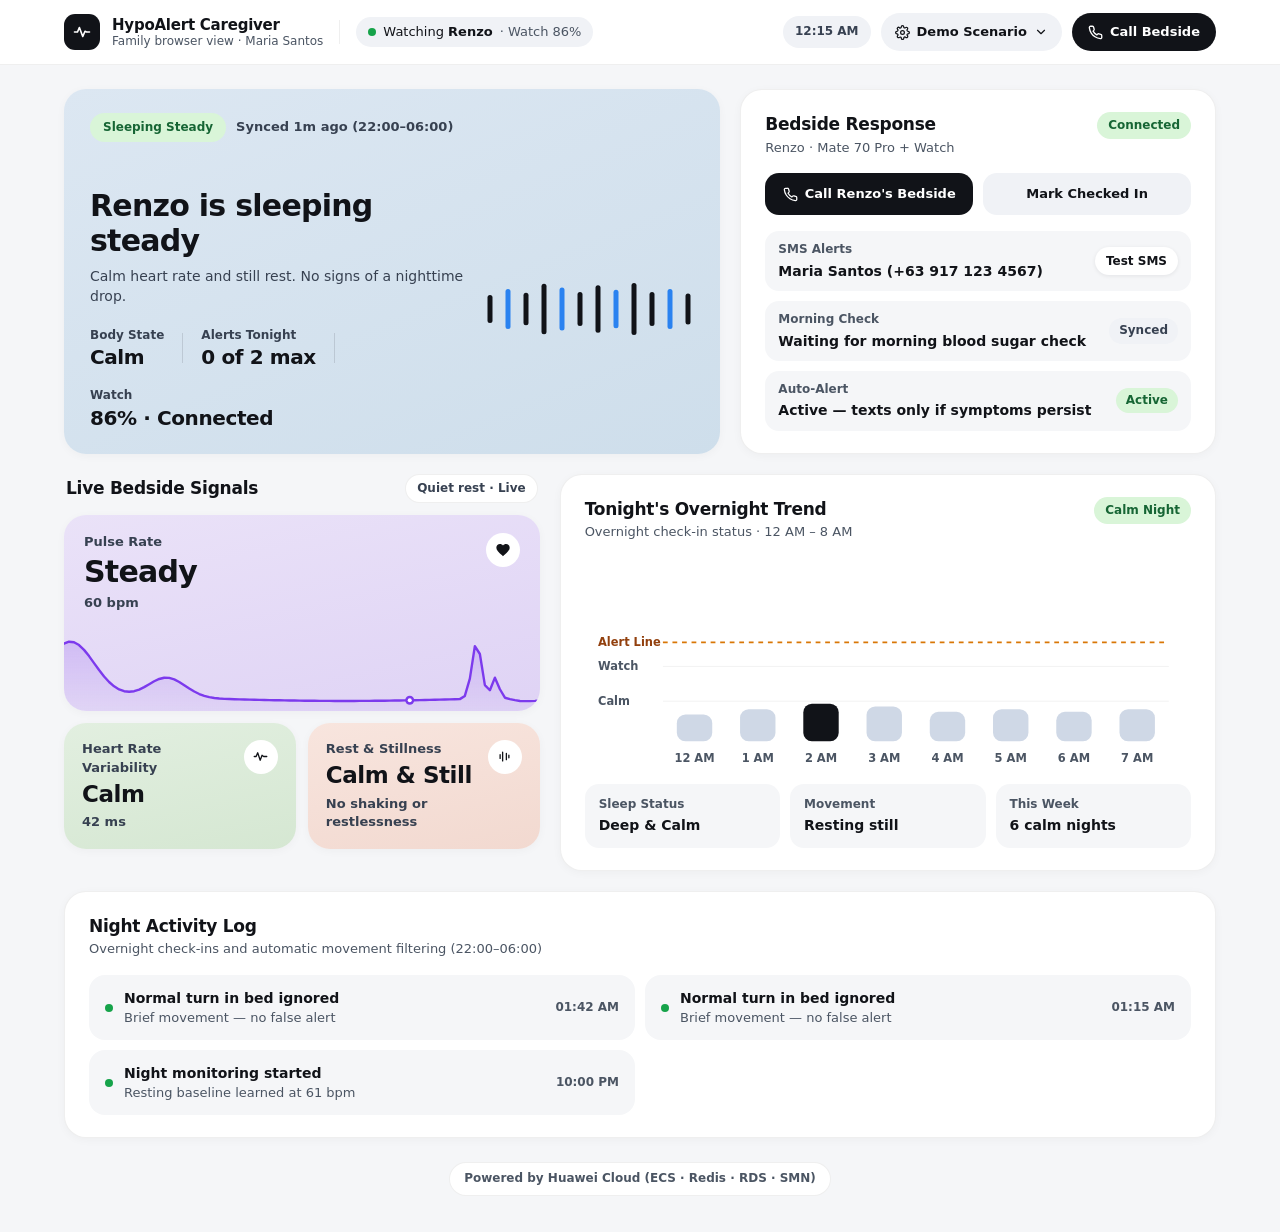
<file: caregiver-web/index.html>
<!DOCTYPE html>
<html lang="en">
<head>
  <meta charset="UTF-8" />
  <meta name="viewport" content="width=device-width, initial-scale=1.0" />
  <title>HypoAlert · Caregiver Night Monitor</title>
  <link rel="icon" type="image/svg+xml" href="data:image/svg+xml,%3Csvg xmlns='http://www.w3.org/2000/svg' viewBox='0 0 32 32'%3E%3Crect width='32' height='32' rx='8' fill='%23111318'/%3E%3Cpath d='M4 16h5l3-7 5 14 4-9 3 2h4' fill='none' stroke='%23ffffff' stroke-width='2.6' stroke-linecap='round' stroke-linejoin='round'/%3E%3C/svg%3E" />
  <link rel="stylesheet" href="styles.css" />
  <script defer src="tcnn-bundle.js"></script>
  <script defer src="app.js"></script>
</head>
<body>
  <!-- Simulated Huawei Cloud SMN SMS Toast (appears on sustained surge or SMS test) -->
  <div id="sms-toast" class="sms-toast" role="status" aria-live="polite" hidden>
    <div class="sms-toast-icon" aria-hidden="true">
      <svg width="16" height="16" viewBox="0 0 24 24" fill="none" stroke="currentColor" stroke-width="2.1" stroke-linecap="round" stroke-linejoin="round">
        <path d="M21 15a2 2 0 0 1-2 2H7l-4 4V5a2 2 0 0 1 2-2h14a2 2 0 0 1 2 2z" />
      </svg>
    </div>
    <div class="sms-toast-copy">
      <div class="sms-toast-title">SMS to Maria Santos (+63 917 123 4567)</div>
      <div id="sms-toast-body" class="sms-toast-body">HypoAlert: Renzo needs a bedside check. Fast pulse &amp; trembling continued.</div>
    </div>
    <button id="sms-toast-close" class="toast-close-btn" type="button" aria-label="Dismiss SMS alert">
      <svg width="16" height="16" viewBox="0 0 24 24" fill="none" stroke="currentColor" stroke-width="2.1" stroke-linecap="round" stroke-linejoin="round" aria-hidden="true">
        <path d="M18 6 6 18M6 6l12 12" />
      </svg>
    </button>
  </div>

  <!-- Top Web Navigation Bar -->
  <header class="web-navbar">
    <div class="nav-inner">
      <div class="nav-brand-group">
        <div class="brand-mark" aria-hidden="true">
          <svg width="18" height="18" viewBox="0 0 24 24" fill="none" stroke="currentColor" stroke-width="2.2" stroke-linecap="round" stroke-linejoin="round">
            <path d="M2 12h4l2.5-6 4.5 12 3-7 2 1h4" />
          </svg>
        </div>
        <div class="brand-copy">
          <span class="brand-name">HypoAlert Caregiver</span>
          <span class="brand-sub">Family browser view · Maria Santos</span>
        </div>
        <div class="nav-divider" aria-hidden="true"></div>
        <div class="patient-chip">
          <span id="live-dot" class="dot dot-ok"></span>
          <span>Watching <strong>Renzo</strong></span>
          <span id="watch-link-label" class="chip-muted tnum">· Watch 86%</span>
        </div>
      </div>

      <div class="nav-actions">
        <span id="clock-pill" class="nav-time-pill tnum">02:15 AM</span>

        <div class="demo-anchor">
          <button id="btn-demo-menu" class="btn-nav-soft" type="button" aria-expanded="false" aria-controls="demo-popover">
            <svg width="15" height="15" viewBox="0 0 24 24" fill="none" stroke="currentColor" stroke-width="2" stroke-linecap="round" stroke-linejoin="round" aria-hidden="true">
              <circle cx="12" cy="12" r="3" />
              <path d="M19.4 15a1.65 1.65 0 0 0 .33 1.82l.06.06a2 2 0 1 1-2.83 2.83l-.06-.06a1.65 1.65 0 0 0-1.82-.33 1.65 1.65 0 0 0-1 1.51V21a2 2 0 0 1-4 0v-.09A1.65 1.65 0 0 0 9 19.4a1.65 1.65 0 0 0-1.82.33l-.06.06a2 2 0 1 1-2.83-2.83l.06-.06a1.65 1.65 0 0 0 .33-1.82 1.65 1.65 0 0 0-1.51-1H3a2 2 0 0 1 0-4h.09A1.65 1.65 0 0 0 4.6 9a1.65 1.65 0 0 0-.33-1.82l-.06-.06a2 2 0 1 1 2.83-2.83l.06.06a1.65 1.65 0 0 0 1.82.33H9a1.65 1.65 0 0 0 1-1.51V3a2 2 0 0 1 4 0v.09a1.65 1.65 0 0 0 1 1.51 1.65 1.65 0 0 0 1.82-.33l.06-.06a2 2 0 1 1 2.83 2.83l-.06.06a1.65 1.65 0 0 0-.33 1.82V9c.26.6.85 1 1.51 1H21a2 2 0 0 1 0 4h-.09c-.66 0-1.25.4-1.51 1z" />
            </svg>
            <span>Demo Scenario</span>
            <svg width="14" height="14" viewBox="0 0 24 24" fill="none" stroke="currentColor" stroke-width="2" stroke-linecap="round" stroke-linejoin="round" aria-hidden="true">
              <path d="m6 9 6 6 6-6" />
            </svg>
          </button>

          <!-- Clean Presenter Popover (Hidden until Demo Scenario is clicked) -->
          <div id="demo-popover" class="demo-popover" hidden>
            <div class="popover-section-label">Night Scenarios</div>
            <div class="preset-list">
              <button class="preset-btn is-selected" data-preset="calm" type="button">1 · Quiet Sleep</button>
              <button class="preset-btn" data-preset="motion" type="button">2 · Turn in Bed (No Alert)</button>
              <button class="preset-btn" data-preset="baseline" type="button">3 · Learning Night Baseline</button>
              <button class="preset-btn" data-preset="warning" type="button">4 · Early Restless Shift</button>
              <button class="preset-btn is-danger" data-preset="surge" type="button">5 · Sustained Surge + SMS Alert</button>
              <button class="preset-btn" data-preset="replay" type="button">6 · Replay c2s02_7 (Phase 3 1D-CNN)</button>
            </div>

            <div class="popover-section-label">Simulation Options</div>
            <div class="sim-controls-row">
              <button id="btn-sim-body" class="sim-pill-btn" type="button">Pattern: Typical</button>
              <button id="btn-sim-link" class="sim-pill-btn" type="button">Phone Link: On</button>
              <button id="btn-sim-phase" class="sim-pill-btn" type="button">Model: Phase 1</button>
              <button id="btn-reset-night" class="sim-pill-btn" type="button">Reset Night (0/2)</button>
            </div>

            <div class="popover-section-label">Simulate Morning Sugar Check</div>
            <div class="sim-prick-row">
              <button id="btn-sim-low" class="sim-prick-btn is-low tnum" type="button">54 mg/dL (Low)</button>
              <button id="btn-sim-fine" class="sim-prick-btn is-fine tnum" type="button">108 mg/dL (Normal)</button>
            </div>
          </div>
        </div>

        <button id="btn-nav-call" class="btn-nav-primary" type="button">
          <svg width="15" height="15" viewBox="0 0 24 24" fill="none" stroke="currentColor" stroke-width="2.1" stroke-linecap="round" stroke-linejoin="round" aria-hidden="true">
            <path d="M22 16.92v3a2 2 0 0 1-2.18 2 19.79 19.79 0 0 1-8.63-3.07 19.5 19.5 0 0 1-6-6 19.79 19.79 0 0 1-3.07-8.67A2 2 0 0 1 4.11 2h3a2 2 0 0 1 2 1.72 12.84 12.84 0 0 0 .7 2.81 2 2 0 0 1-.45 2.11L8.09 9.91a16 16 0 0 0 6 6l1.27-1.27a2 2 0 0 1 2.11-.45 12.84 12.84 0 0 0 2.81.7A2 2 0 0 1 22 16.92z" />
          </svg>
          <span>Call Bedside</span>
        </button>
      </div>
    </div>
  </header>

  <main class="web-shell">
    <!-- Offline Sync Notice (only when phone bridge pauses) -->
    <div id="offline-banner" class="offline-banner" hidden>
      <svg width="16" height="16" viewBox="0 0 24 24" fill="none" stroke="currentColor" stroke-width="2" stroke-linecap="round" stroke-linejoin="round" aria-hidden="true">
        <rect x="7" y="2" width="10" height="20" rx="2" />
        <path d="M12 18h.01" />
      </svg>
      <span>Phone connection is paused. Showing the last synced update — Renzo's watch still buzzes beside the bed if needed.</span>
    </div>

    <!-- Row 1: Primary Caregiver Hero + Bedside Response -->
    <section class="web-row row-top" aria-label="Current Night Status and Bedside Response">
      <article id="hero-card" class="hero-card">
        <div class="hero-header-row">
          <div class="hero-status-group">
            <span id="hero-pill" class="status-pill state-ok">Sleeping Steady</span>
            <span id="hero-sync-tag" class="hero-meta-tag tnum">Synced 1m ago (22:00–06:00)</span>
          </div>
        </div>

        <div class="hero-body">
          <div class="hero-text-col">
            <h1 id="hero-headline" class="hero-headline">Renzo is sleeping steady</h1>
            <p id="hero-explanation" class="hero-explanation">Calm heart rate and still rest. No signs of a nighttime drop.</p>

            <div class="hero-metrics-inline">
              <div class="hero-stat">
                <span class="stat-label">Body State</span>
                <div class="stat-value-wrap">
                  <span id="hero-body-state" class="stat-value-sm">Calm</span>
                </div>
              </div>
              <div class="hero-stat-sep" aria-hidden="true"></div>
              <div class="hero-stat">
                <span class="stat-label">Alerts Tonight</span>
                <div class="stat-value-wrap tnum">
                  <span id="hero-alerts-val" class="stat-value-sm">0 of 2 max</span>
                </div>
              </div>
              <div class="hero-stat-sep" aria-hidden="true"></div>
              <div class="hero-stat">
                <span class="stat-label">Watch</span>
                <div class="stat-value-wrap tnum">
                  <span id="hero-watch-val" class="stat-value-sm">86% · Connected</span>
                </div>
              </div>
            </div>
          </div>

          <div class="hero-visual-col">
            <canvas id="hero-bars-canvas" width="210" height="88" aria-label="Calm overnight rhythm indicator"></canvas>
          </div>
        </div>

        <div id="baseline-wrap" class="baseline-bar-card" hidden>
          <div class="baseline-top">
            <span>Learning tonight's calm resting baseline</span>
            <span id="baseline-count" class="tnum">55 of 75 min</span>
          </div>
          <div class="baseline-track">
            <div id="baseline-fill" class="baseline-fill"></div>
          </div>
        </div>

        <div id="hero-crisis-bar" class="hero-crisis-bar" hidden>
          <button id="btn-im-with-renzo" class="btn-crisis-white" type="button">I'm With Renzo — Clear Alert</button>
          <button id="btn-hero-call" class="btn-crisis-ghost" type="button">Call Renzo's Bedside</button>
        </div>
      </article>

      <!-- Right: Bedside Response Card -->
      <aside class="panel-card bedside-panel" aria-label="Bedside Response">
        <div class="panel-head">
          <div>
            <h2>Bedside Response</h2>
            <p class="panel-sub">Renzo · Mate 70 Pro + Watch</p>
          </div>
          <span id="cloud-sync-pill" class="soft-chip ok-chip">Connected</span>
        </div>

        <div class="action-pair">
          <button id="btn-call-bedside" class="btn-solid-dark" type="button">
            <svg width="15" height="15" viewBox="0 0 24 24" fill="none" stroke="currentColor" stroke-width="2" stroke-linecap="round" stroke-linejoin="round" aria-hidden="true">
              <path d="M22 16.92v3a2 2 0 0 1-2.18 2 19.79 19.79 0 0 1-8.63-3.07 19.5 19.5 0 0 1-6-6 19.79 19.79 0 0 1-3.07-8.67A2 2 0 0 1 4.11 2h3a2 2 0 0 1 2 1.72 12.84 12.84 0 0 0 .7 2.81 2 2 0 0 1-.45 2.11L8.09 9.91a16 16 0 0 0 6 6l1.27-1.27a2 2 0 0 1 2.11-.45 12.84 12.84 0 0 0 2.81.7A2 2 0 0 1 22 16.92z" />
            </svg>
            <span>Call Renzo's Bedside</span>
          </button>
          <button id="btn-check-in" class="btn-soft-neutral" type="button">Mark Checked In</button>
        </div>

        <div class="info-stack">
          <div class="info-row">
            <div class="info-row-left">
              <span class="info-k">SMS Alerts</span>
              <span class="info-v tnum">Maria Santos (+63 917 123 4567)</span>
            </div>
            <button id="btn-preview-sms" class="mini-link-btn" type="button">Test SMS</button>
          </div>

          <div class="info-row">
            <div class="info-row-left">
              <span class="info-k">Morning Check</span>
              <span id="prick-sync-text" class="info-v">Waiting for morning blood sugar check</span>
            </div>
            <span id="prick-sync-badge" class="mini-tag">Synced</span>
          </div>

          <div class="info-row">
            <div class="info-row-left">
              <span class="info-k">Auto-Alert</span>
              <span id="smn-channel-status" class="info-v">Active — texts only if symptoms persist</span>
            </div>
            <span id="smn-state-tag" class="mini-tag ok-tag">Active</span>
          </div>
        </div>
      </aside>
    </section>

    <!-- Row 2: Live Bedside Signals (Plain Interpretation First) + Overnight Trend -->
    <section class="web-row row-middle" aria-label="Live Bedside Signals and Overnight Trend">
      <div class="signals-column">
        <div class="col-heading">
          <h2>Live Bedside Signals</h2>
          <span id="route-caption" class="caption-pill">Quiet rest · Live</span>
        </div>

        <div class="signals-bento">
          <article class="bento-lavender">
            <div class="bento-top">
              <div>
                <span class="bento-title">Pulse Rate</span>
                <div id="hr-interp" class="bento-interp-lg">Steady</div>
                <div id="hr-val-row" class="bento-sub-strong tnum">60 bpm</div>
              </div>
              <div class="bento-icon" aria-hidden="true">
                <svg width="16" height="16" viewBox="0 0 24 24" fill="currentColor">
                  <path d="M12 21.35l-1.45-1.32C5.4 15.36 2 12.28 2 8.5 2 5.42 4.42 3 7.5 3c1.74 0 3.41.81 4.5 2.09C13.09 3.81 14.76 3 16.5 3 19.58 3 22 5.42 22 8.5c0 3.78-3.4 6.86-8.55 11.54L12 21.35z" />
                </svg>
              </div>
            </div>
            <canvas id="ppg-canvas" class="ppg-canvas" aria-label="Live pulse rhythm"></canvas>
          </article>

          <div class="bento-pair">
            <article class="bento-sage">
              <div class="bento-top">
                <div>
                  <span class="bento-title">Heart Rate Variability</span>
                  <div id="hrv-interp" class="bento-interp-md">Calm</div>
                  <div id="hrv-val-row" class="bento-sub-strong tnum">40 ms</div>
                </div>
                <div class="bento-icon" aria-hidden="true">
                  <svg width="15" height="15" viewBox="0 0 24 24" fill="none" stroke="currentColor" stroke-width="2.1" stroke-linecap="round" stroke-linejoin="round">
                    <path d="M2 12h3l2.5-6 4 12 3-8 2.5 2H22" />
                  </svg>
                </div>
              </div>
            </article>

            <article class="bento-peach">
              <div class="bento-top">
                <div>
                  <span class="bento-title">Rest &amp; Stillness</span>
                  <div id="tremor-interp" class="bento-interp-md">Calm &amp; Still</div>
                  <div id="tremor-sub" class="bento-sub-strong">No shaking or restlessness</div>
                </div>
                <div class="bento-icon" aria-hidden="true">
                  <svg width="15" height="15" viewBox="0 0 24 24" fill="none" stroke="currentColor" stroke-width="2.1" stroke-linecap="round" stroke-linejoin="round">
                    <path d="M5 9v6M9 5v14M15 7v10M19 10v4" />
                  </svg>
                </div>
              </div>
            </article>
          </div>
        </div>
      </div>

      <!-- Right: Overnight Check-In Trend + 3 Plain Tiles -->
      <article class="panel-card chart-panel">
        <div class="panel-head">
          <div>
            <h2>Tonight's Overnight Trend</h2>
            <p class="panel-sub tnum">Overnight check-in status · 12 AM – 8 AM</p>
          </div>
          <span id="chart-status-chip" class="soft-chip ok-chip">Calm Night</span>
        </div>

        <div class="svg-chart-wrap">
          <svg id="overnight-svg" class="overnight-svg" viewBox="0 0 620 220" role="img" aria-label="Overnight sleep check-in status from 12am to 8am"></svg>
          <div id="chart-tooltip" class="chart-tooltip tnum" hidden></div>
        </div>

        <div class="summary-bar">
          <div class="summary-metric">
            <span class="summary-k">Sleep Status</span>
            <span id="sum-sleep" class="summary-v">Deep &amp; Calm</span>
          </div>
          <div class="summary-metric">
            <span class="summary-k">Movement</span>
            <span id="sum-movement" class="summary-v">Resting still</span>
          </div>
          <div class="summary-metric">
            <span class="summary-k">This Week</span>
            <span id="sum-week" class="summary-v tnum">6 calm nights</span>
          </div>
        </div>
      </article>
    </section>

    <!-- Row 3: Clean Plain-English Night Activity Log -->
    <section class="panel-card timeline-panel" aria-label="Night Activity Log">
      <div class="panel-head">
        <div>
          <h2>Night Activity Log</h2>
          <p class="panel-sub">Overnight check-ins and automatic movement filtering (22:00–06:00)</p>
        </div>
      </div>

      <ul id="event-list" class="web-timeline"></ul>
    </section>

    <!-- Single Quiet Footer Attribution for Huawei Cloud -->
    <footer class="cloud-footer">
      <span class="cloud-footer-pill">Powered by Huawei Cloud (ECS · Redis · RDS · SMN)</span>
    </footer>
  </main>
</body>
</html>
</file>
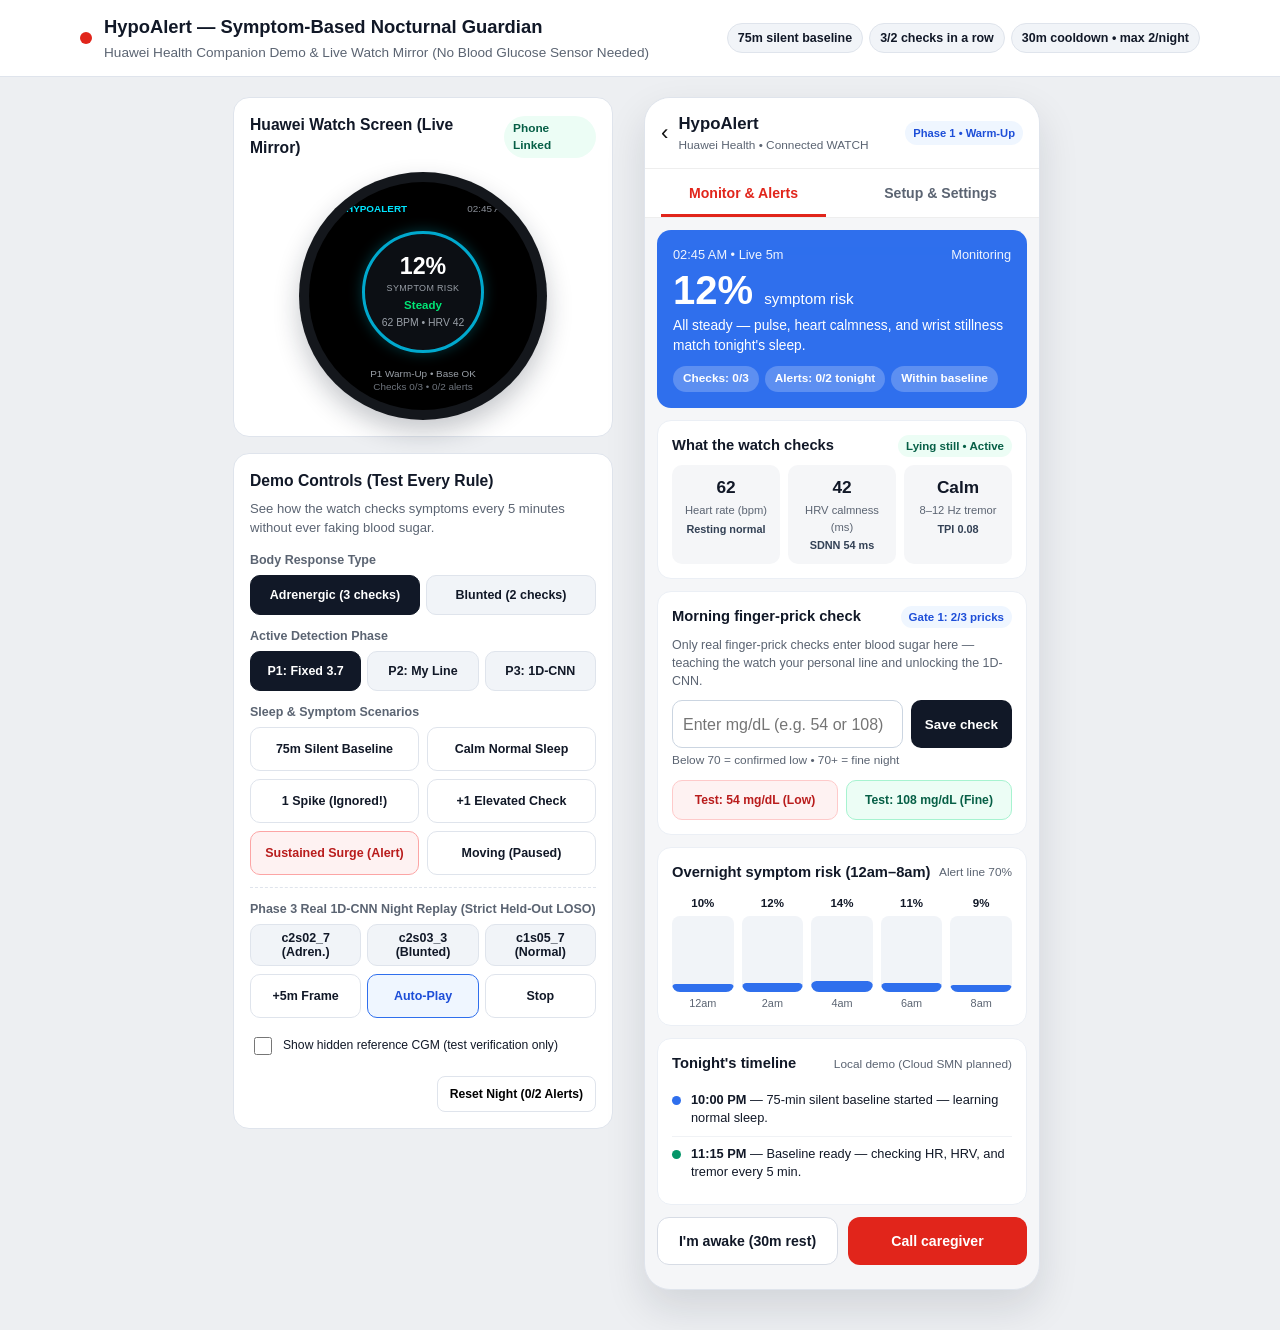
<file: health-companion-demo/index.html>
<!DOCTYPE html>
<html lang="en">
<head>
  <meta charset="utf-8">
  <meta name="viewport" content="width=device-width, initial-scale=1">
  <title>HypoAlert — Huawei Health Companion &amp; Watch Demo</title>
  <link rel="stylesheet" href="styles.css">
</head>
<body>
  <a class="skip-link visually-hidden" href="#main-demo">Skip to Huawei Health demo</a>

  <header class="top-banner">
    <div class="top-banner-inner">
      <div class="brand-block">
        <span class="brand-dot" aria-hidden="true"></span>
        <div>
          <h1>HypoAlert — Symptom-Based Nocturnal Guardian</h1>
          <p class="subtitle">Huawei Health Companion Demo &amp; Live Watch Mirror (No Blood Glucose Sensor Needed)</p>
        </div>
      </div>
      <div class="safety-pills" aria-label="Core safety rules">
        <span class="safety-pill">75m silent baseline</span>
        <span class="safety-pill">3/2 checks in a row</span>
        <span class="safety-pill">30m cooldown • max 2/night</span>
      </div>
    </div>
  </header>

  <main id="main-demo" class="workspace">
    <!-- Left Column: Demo Controls & Live Circular Watch Mirror -->
    <aside class="demo-column" aria-label="Interactive scenario controls and watch preview">
      <section class="panel-card" aria-labelledby="watch-mirror-heading">
        <div class="panel-head">
          <h2 id="watch-mirror-heading">Huawei Watch Screen (Live Mirror)</h2>
          <span id="watch-link-pill" class="mini-pill ok">Phone Linked</span>
        </div>

        <div class="watch-bezel" aria-live="polite" aria-atomic="true">
          <div id="watch-screen" class="watch-screen">
            <div class="watch-topbar">
              <span class="watch-brand"><span class="watch-dot" aria-hidden="true"></span>HYPOALERT</span>
              <span id="watch-clock" class="watch-clock">02:45 AM</span>
            </div>

            <div id="watch-ring" class="watch-ring state-steady">
              <div class="watch-dial">
                <div id="watch-hero-value" class="watch-hero">12%</div>
                <div id="watch-hero-unit" class="watch-unit">SYMPTOM RISK</div>
                <div id="watch-hero-state" class="watch-state">Steady</div>
                <div id="watch-hero-vitals" class="watch-subvitals">62 BPM • Calm</div>
              </div>
            </div>

            <div class="watch-footer-lines">
              <div id="watch-line-1" class="watch-line-1">P1 Warm-Up • Base OK</div>
              <div id="watch-line-2" class="watch-line-2">Checks 0/3 • 0/2 alerts</div>
            </div>

            <div id="watch-alert-overlay" class="watch-alert-overlay" hidden>
              <div id="watch-alert-title" class="wa-title">POSSIBLE LOW</div>
              <div id="watch-alert-risk" class="wa-risk">84% RISK</div>
              <div id="watch-alert-reason" class="wa-reason">Fast pulse &amp; wrist tremor</div>
              <div class="wa-box">
                <div id="watch-alert-sms">SMS sent to caregiver (1/2 tonight)</div>
                <div>Check blood sugar &amp; log on phone</div>
              </div>
              <div id="watch-alert-vitals" class="wa-vitals">98 BPM • HRV 16ms</div>
              <button type="button" id="watch-awake-btn" class="wa-awake-btn">I'M AWAKE</button>
              <div class="wa-hint">Pauses 30m • Silences buzz</div>
            </div>
          </div>
        </div>
      </section>

      <section class="panel-card" aria-labelledby="sim-controls-heading">
        <h2 id="sim-controls-heading">Demo Controls (Test Every Rule)</h2>
        <p class="panel-hint">See how the watch checks symptoms every 5 minutes without ever faking blood sugar.</p>

        <div class="control-group">
          <span class="control-label">Body Response Type</span>
          <div class="seg-row" role="group" aria-label="Body response type">
            <button type="button" id="btn-type-adr" class="seg-btn active" aria-pressed="true">Adrenergic (3 checks)</button>
            <button type="button" id="btn-type-brady" class="seg-btn" aria-pressed="false">Blunted (2 checks)</button>
          </div>
        </div>

        <div class="control-group">
          <span class="control-label">Active Detection Phase</span>
          <div class="seg-row" role="group" aria-label="Detection phase">
            <button type="button" id="btn-phase-1" class="seg-btn active" aria-pressed="true">P1: Fixed 3.7</button>
            <button type="button" id="btn-phase-2" class="seg-btn" aria-pressed="false">P2: My Line</button>
            <button type="button" id="btn-phase-3" class="seg-btn" aria-pressed="false">P3: 1D-CNN</button>
          </div>
        </div>

        <div class="control-group">
          <span class="control-label">Sleep &amp; Symptom Scenarios</span>
          <div class="scenario-grid">
            <button type="button" id="sc-baseline" class="sc-btn">75m Silent Baseline</button>
            <button type="button" id="sc-steady" class="sc-btn">Calm Normal Sleep</button>
            <button type="button" id="sc-spike" class="sc-btn">1 Spike (Ignored!)</button>
            <button type="button" id="sc-step" class="sc-btn">+1 Elevated Check</button>
            <button type="button" id="sc-surge" class="sc-btn sc-danger">Sustained Surge (Alert)</button>
            <button type="button" id="sc-moving" class="sc-btn">Moving (Paused)</button>
          </div>
        </div>

        <div class="control-group replay-group">
          <span class="control-label">Phase 3 Real 1D-CNN Night Replay (Strict Held-Out LOSO)</span>
          <div class="seg-row" role="group" aria-label="Real held-out patient night">
            <button type="button" id="rp-c2s02" class="seg-btn" aria-pressed="false">c2s02_7 (Adren.)</button>
            <button type="button" id="rp-c2s03" class="seg-btn" aria-pressed="false">c2s03_3 (Blunted)</button>
            <button type="button" id="rp-c1s05" class="seg-btn" aria-pressed="false">c1s05_7 (Normal)</button>
          </div>
          <div class="replay-actions">
            <button type="button" id="rp-step" class="sc-btn">+5m Frame</button>
            <button type="button" id="rp-play" class="sc-btn sc-accent">Auto-Play</button>
            <button type="button" id="rp-stop" class="sc-btn">Stop</button>
          </div>
          <label class="replay-cgm-toggle" for="rp-show-cgm">
            <input id="rp-show-cgm" type="checkbox">
            <span>Show hidden reference CGM (test verification only)</span>
          </label>
        </div>

        <div class="control-footer">
          <button type="button" id="sc-reset-night" class="btn-outline-sm">Reset Night (0/2 Alerts)</button>
        </div>
      </section>
    </aside>

    <!-- Right Column: Huawei Health Companion Phone Interface (Evolved from HyGly/phone-mock) -->
    <section class="phone-column" aria-label="Huawei Health companion interface">
      <div class="phone-shell">
        <header class="phone-nav">
          <div class="phone-nav-left">
            <span class="nav-chevron" aria-hidden="true">‹</span>
            <div>
              <div class="nav-title">HypoAlert</div>
              <div id="nav-watch-sub" class="nav-sub">Huawei Health • Connected WATCH</div>
            </div>
          </div>
          <span id="nav-phase-chip" class="phase-chip">Phase 1 • Warm-Up</span>
        </header>

        <div role="tablist" aria-label="Huawei Health HypoAlert sections" class="hh-tablist">
          <button type="button" role="tab" id="tab-monitor" aria-selected="true" class="hh-tab">
            Monitor &amp; Alerts
          </button>
          <button type="button" role="tab" id="tab-settings" aria-selected="false" class="hh-tab">
            Setup &amp; Settings
          </button>
        </div>

        <div id="status-announcer" class="visually-hidden" aria-live="polite"></div>

        <!-- TAB 1: Monitor & Alert Detail (evolved from HyGly/phone-mock/alert-detail.html) -->
        <div role="tabpanel" id="panel-monitor" aria-labelledby="tab-monitor" class="hh-tabpanel">
          <div class="panel-inner">
            <!-- Hero Status Card -->
            <div id="hh-hero-card" class="alert-card state-steady">
              <div class="alert-top">
                <span id="hh-live-time">02:45 AM • Live 5m</span>
                <span id="hh-sms-badge">Monitoring</span>
              </div>
              <div class="alert-value">
                <span id="hh-risk-val">12%</span>
                <small id="hh-risk-unit">symptom risk</small>
              </div>
              <div id="hh-hero-msg" class="alert-msg">All steady — heart rate, HRV, and stillness match tonight's sleep.</div>
              <div class="alert-row">
                <span class="pill" id="hh-streak-pill">Checks: 0/3</span>
                <span class="pill" id="hh-cap-pill">Alerts: 0/2 tonight</span>
                <span class="pill" id="hh-reason-pill">Within baseline</span>
              </div>
            </div>

            <!-- Phase 3 Live 1D-CNN Telemetry & Optional Replay Verification Box -->
            <div id="hh-tcnn-box" class="tcnn-telemetry-box" hidden>
              <div class="tcnn-box-head">
                <strong>DualHead 1D-CNN (498 params • L=12 / 60m)</strong>
                <span id="hh-tcnn-slots" class="badge-pill info">12/12 slots</span>
              </div>
              <div class="tcnn-metrics">
                <div><span>Raw Logit</span><b id="hh-tcnn-raw">—</b></div>
                <div><span>Calibrated EMA</span><b id="hh-tcnn-ema">—</b></div>
                <div><span>97% Cutoff</span><b id="hh-tcnn-thr">—</b></div>
                <div><span>PyTorch Match</span><b id="hh-tcnn-diff">Cohort live</b></div>
              </div>
              <div id="hh-replay-cgm-row" class="tcnn-cgm-ref" hidden>
                Hidden Reference CGM (Test Only): <strong id="hh-replay-cgm">—</strong>
              </div>
            </div>

            <div id="hh-alert-banner" class="crisis-callout" role="alert" hidden>
              <strong>Possible low symptoms sustained!</strong> Tap "I'm awake" to silence the watch for 30 minutes, then log a finger-prick check.
            </div>

            <!-- Live Vitals (4 Core Signals + Motion Gate, Zero Skin Temp, Zero Fake Glucose) -->
            <div class="card">
              <div class="card-header-row">
                <h3>What the watch checks</h3>
                <span id="hh-motion-badge" class="badge-pill ok">Lying still • Active</span>
              </div>
              <div class="vitals-grid">
                <div class="metric">
                  <b id="hh-hr-val">62</b>
                  <span class="metric-name">Heart rate (bpm)</span>
                  <span id="hh-hr-sub" class="metric-sub">Resting normal</span>
                </div>
                <div class="metric">
                  <b id="hh-hrv-val">42</b>
                  <span class="metric-name">HRV calmness (ms)</span>
                  <span id="hh-hrv-sub" class="metric-sub">SDNN 54 ms</span>
                </div>
                <div class="metric">
                  <b id="hh-tremor-val">Calm</b>
                  <span class="metric-name">8–12 Hz tremor</span>
                  <span id="hh-tremor-sub" class="metric-sub">TPI 0.08</span>
                </div>
              </div>
            </div>

            <!-- Morning / Buzz Finger-Prick Check-In (Real BGM Ground Truth) -->
            <div class="card" id="prick-card">
              <div class="card-header-row">
                <h3 id="prick-heading">Morning finger-prick check</h3>
                <span id="prick-gate-badge" class="badge-pill info">Gate 1: 2/3 pricks</span>
              </div>
              <p id="prick-desc" class="card-desc">
                Only real finger-prick checks enter blood sugar here — teaching the watch your personal line and unlocking the 1D-CNN.
              </p>

              <form id="prick-form" novalidate>
                <div class="prick-row">
                  <div class="field-wrap">
                    <label for="prick-input" class="sr-label">Finger-prick blood sugar (mg/dL)</label>
                    <input
                      id="prick-input"
                      name="finger_prick_mgdl"
                      type="text"
                      inputmode="numeric"
                      pattern="[0-9]{2,3}"
                      placeholder="Enter mg/dL (e.g. 54 or 108)"
                      aria-describedby="prick-hint prick-error"
                    >
                  </div>
                  <button type="submit" class="btn-inline">Save check</button>
                </div>
                <div id="prick-hint" class="field-hint">Below 70 = confirmed low • 70+ = fine night</div>
                <div id="prick-error" class="field-error" role="status" aria-live="polite" hidden></div>
              </form>

              <div class="quick-prick-row">
                <button type="button" id="quick-prick-low" class="btn-chip-low">Test: 54 mg/dL (Low)</button>
                <button type="button" id="quick-prick-fine" class="btn-chip-ok">Test: 108 mg/dL (Fine)</button>
              </div>
            </div>

            <!-- Overnight Symptom Risk Bars -->
            <div class="card">
              <div class="card-header-row">
                <h3>Overnight symptom risk (12am–8am)</h3>
                <span class="card-meta">Alert line 70%</span>
              </div>
              <div id="overnight-bars" class="bars-row" aria-label="Overnight symptom risk bars"></div>
            </div>

            <!-- Alert & Check-In History -->
            <div class="card">
              <div class="card-header-row">
                <h3>Tonight's timeline</h3>
                <span class="card-meta">Local demo (Cloud SMN planned)</span>
              </div>
              <ul class="timeline" id="hh-history-list"></ul>
            </div>

            <div class="btn-row">
              <button type="button" id="hh-awake-btn" class="btn btn-ghost">I'm awake (30m rest)</button>
              <button type="button" id="hh-call-btn" class="btn btn-primary">Call caregiver</button>
            </div>
          </div>
        </div>

        <!-- TAB 2: Setup & Alert Settings (evolved from HyGly/phone-mock/settings.html) -->
        <div role="tabpanel" id="panel-settings" aria-labelledby="tab-settings" class="hh-tabpanel" hidden>
          <div class="panel-inner">
            <form id="settings-form" novalidate>
              <div class="card">
                <h3>One-time profile setup</h3>
                <p class="card-desc">Entered before Night 1 so the watch knows which symptom pattern to look for.</p>

                <div class="form-row">
                  <label for="set-age">Age (years)</label>
                  <input id="set-age" name="age" type="text" inputmode="numeric" value="26">
                </div>
                <div class="form-row">
                  <label for="set-t1d">Years with Type 1 diabetes</label>
                  <input id="set-t1d" name="t1d_years" type="text" inputmode="numeric" value="8">
                </div>

                <fieldset class="radio-fieldset">
                  <legend>Body response type</legend>
                  <label class="radio-option">
                    <input type="radio" name="phenotype" value="ADRENERGIC" checked>
                    <span>
                      <strong>Adrenergic</strong>
                      <small>Fast heart rate + shaking. Requires 3 high checks in a row (~15 min).</small>
                    </span>
                  </label>
                  <label class="radio-option">
                    <input type="radio" name="phenotype" value="BRADYCARDIC">
                    <span>
                      <strong>Bradycardic / blunted</strong>
                      <small>Quieter heart response + HRV drop. Requires 2 high checks in a row (~10 min).</small>
                    </span>
                  </label>
                </fieldset>
              </div>

              <div class="card">
                <h3>Phase 1–3 learning progress</h3>
                <p class="card-desc">Safety rules stay constant; the score behind them upgrades as your checks prove accuracy.</p>
                <div class="gate-item">
                  <div class="gate-top">
                    <span>Phase 2: Personal cutoff line</span>
                    <strong id="gate1-label">2 / 3 buzz pricks</strong>
                  </div>
                  <progress id="gate1-bar" max="3" value="2"></progress>
                </div>
                <div class="gate-item">
                  <div class="gate-top">
                    <span>Phase 3: 60-min 1D-CNN (498 params)</span>
                    <strong id="gate2-label">0 / 1 low • 6 / 10 fine</strong>
                  </div>
                  <progress id="gate2-bar" max="11" value="6"></progress>
                </div>
                <div class="phase-note" id="active-cutoff-note">
                  Active cutoff: Fixed formula score &ge; 3.7 (Phase 1 Warm-Up)
                </div>
              </div>

              <div class="card">
                <h3>Caregiver &amp; alerts</h3>
                <p class="card-desc">Max 2 alerts per night with 30-minute cooldown. Huawei Cloud SMN connects in Phase 2 of deployment.</p>
                <div class="form-row">
                  <label for="set-caregiver-name">Caregiver name</label>
                  <input id="set-caregiver-name" name="caregiver_name" type="text" value="Maria Santos">
                </div>
                <div class="form-row">
                  <label for="set-caregiver-phone">Caregiver phone</label>
                  <input id="set-caregiver-phone" name="caregiver_phone" type="tel" autocomplete="tel" value="+63 917 123 4567">
                </div>
                <div class="form-row">
                  <label for="set-sms-switch">Text caregiver on alert</label>
                  <input id="set-sms-switch" type="checkbox" switch checked>
                </div>
                <div class="form-row">
                  <label for="set-autocall-switch">Auto-call on sustained alert</label>
                  <input id="set-autocall-switch" type="checkbox" switch checked>
                </div>
                <div class="form-row">
                  <label for="set-night-switch">Night schedule (22:00–06:00)</label>
                  <input id="set-night-switch" type="checkbox" switch checked>
                </div>
                <div class="form-row">
                  <label for="set-vib-switch">Watch wrist vibration</label>
                  <input id="set-vib-switch" type="checkbox" switch checked>
                </div>
              </div>

              <button type="button" id="btn-test-sms" class="btn btn-ghost full-btn">Send test alert SMS (Demo)</button>
              <button type="submit" class="btn btn-primary full-btn">Save Huawei Health settings</button>
              <div id="settings-feedback" class="note" role="status" aria-live="polite">Mirrors Huawei Health • Health Alerts section</div>
            </form>
          </div>
        </div>
      </div>
    </section>
  </main>

  <script src="tcnn-bundle.js"></script>
  <script src="app.js"></script>
</body>
</html>
</file>
<file: caregiver-web/styles.css>
:root {
  --bg-page: #f5f6f8;
  --bg-card: #ffffff;
  --bg-inset: #f0f2f6;
  --bg-nav: rgba(255, 255, 255, 0.92);
  --bg-dock: #111318;
  --sky-top: #dce7f2;
  --sky-bot: #cedeeb;
  --lav-top: #eae2f8;
  --lav-bot: #dfd3f5;
  --sage-top: #e2efe0;
  --sage-bot: #d5e7d2;
  --peach-top: #f8e5de;
  --peach-bot: #f2d9d0;
  --ink: #111318;
  --ink-secondary: #374151;
  --ink-muted: #4b5563;
  --hairline: rgba(17, 19, 24, 0.065);
  --accent-blue: #2a82f0;
  --accent-blue-soft: #e6f0fe;
  --ok-bg: #d9f5d8;
  --ok-ink: #166534;
  --ok-dot: #16a34a;
  --warn-bg: #fef3c7;
  --warn-ink: #92400e;
  --warn-dot: #d97706;
  --crit-bg: #fee2e2;
  --crit-ink: #991b1b;
  --crit-solid: #dc2626;
  --radius-card: 22px;
  --shadow-card: 0 2px 10px rgba(17, 19, 24, 0.035);
}

*,
*::before,
*::after {
  box-sizing: border-box;
}

html,
body {
  margin: 0;
  padding: 0;
  background: var(--bg-page);
  color: var(--ink);
  font-family: -apple-system, BlinkMacSystemFont, "HarmonyOS Sans", "Segoe UI", system-ui, sans-serif;
  line-height: 1.45;
  -webkit-font-smoothing: antialiased;
}

.tnum {
  font-variant-numeric: tabular-nums;
}

button {
  font: inherit;
  border: 0;
  cursor: pointer;
  transition: background-color 0.16s ease, transform 0.12s ease, opacity 0.16s ease;
}

button:active {
  transform: scale(0.985);
}

button:focus-visible {
  outline: 2px solid var(--accent-blue);
  outline-offset: 2px;
}

/* SMN SMS Alert Notification */
.sms-toast {
  position: fixed;
  top: 76px;
  right: 24px;
  z-index: 70;
  width: min(440px, calc(100vw - 32px));
  display: flex;
  align-items: center;
  gap: 12px;
  padding: 13px 15px;
  background: var(--bg-dock);
  color: #ffffff;
  border-radius: 18px;
  box-shadow: 0 18px 42px rgba(17, 19, 24, 0.25);
}

.sms-toast[hidden] {
  display: none;
}

.sms-toast-icon {
  width: 34px;
  height: 34px;
  border-radius: 999px;
  background: var(--crit-solid);
  color: #ffffff;
  display: grid;
  place-items: center;
  flex-shrink: 0;
}

.sms-toast-copy {
  flex: 1;
  min-width: 0;
}

.sms-toast-title {
  font-size: 12px;
  font-weight: 700;
  color: #e5e7eb;
}

.sms-toast-body {
  margin-top: 2px;
  font-size: 13px;
  color: #ffffff;
  line-height: 1.35;
}

.toast-close-btn {
  width: 30px;
  height: 30px;
  border-radius: 999px;
  background: rgba(255, 255, 255, 0.14);
  color: #ffffff;
  display: grid;
  place-items: center;
  flex-shrink: 0;
}

/* Sticky Top Web Navigation Bar */
.web-navbar {
  position: sticky;
  top: 0;
  z-index: 40;
  background: var(--bg-nav);
  backdrop-filter: blur(12px);
  border-bottom: 1px solid var(--hairline);
}

.nav-inner {
  max-width: 1200px;
  margin: 0 auto;
  min-height: 64px;
  padding: 10px 24px;
  display: flex;
  align-items: center;
  justify-content: space-between;
  gap: 16px;
}

.nav-brand-group {
  display: flex;
  align-items: center;
  gap: 12px;
  min-width: 0;
}

.brand-mark {
  width: 36px;
  height: 36px;
  border-radius: 11px;
  background: var(--bg-dock);
  color: #ffffff;
  display: grid;
  place-items: center;
  flex-shrink: 0;
}

.brand-copy {
  display: flex;
  flex-direction: column;
}

.brand-name {
  font-size: 15px;
  font-weight: 700;
  letter-spacing: -0.015em;
  line-height: 1.2;
}

.brand-sub {
  font-size: 12px;
  color: var(--ink-muted);
  line-height: 1.2;
}

.nav-divider {
  width: 1px;
  height: 24px;
  background: var(--hairline);
  margin: 0 4px;
}

.patient-chip {
  display: inline-flex;
  align-items: center;
  gap: 7px;
  padding: 6px 12px;
  border-radius: 999px;
  background: var(--bg-inset);
  font-size: 13px;
  color: var(--ink);
  white-space: nowrap;
}

.chip-muted {
  color: var(--ink-muted);
}

.dot {
  width: 8px;
  height: 8px;
  border-radius: 999px;
  flex-shrink: 0;
}

.dot-ok {
  background: var(--ok-dot);
}

.dot-warn {
  background: var(--warn-dot);
}

.dot-crit {
  background: var(--crit-solid);
}

.nav-actions {
  display: flex;
  align-items: center;
  gap: 10px;
}

.nav-time-pill {
  padding: 7px 12px;
  border-radius: 999px;
  background: var(--bg-inset);
  color: var(--ink-secondary);
  font-size: 12px;
  font-weight: 600;
}

.demo-anchor {
  position: relative;
}

.btn-nav-soft {
  height: 38px;
  padding: 0 14px;
  border-radius: 999px;
  background: var(--bg-inset);
  color: var(--ink);
  font-size: 13px;
  font-weight: 600;
  display: inline-flex;
  align-items: center;
  gap: 7px;
}

.btn-nav-soft:hover {
  background: #e5e8ef;
}

.btn-nav-primary {
  height: 38px;
  padding: 0 16px;
  border-radius: 999px;
  background: var(--bg-dock);
  color: #ffffff;
  font-size: 13px;
  font-weight: 600;
  display: inline-flex;
  align-items: center;
  gap: 7px;
}

.btn-nav-primary:hover {
  background: #232833;
}

/* Presenter Scenario Popover */
.demo-popover {
  position: absolute;
  top: calc(100% + 10px);
  right: 0;
  width: 320px;
  padding: 16px;
  border-radius: 20px;
  background: var(--bg-card);
  border: 1px solid var(--hairline);
  box-shadow: 0 20px 48px rgba(17, 19, 24, 0.16);
  display: flex;
  flex-direction: column;
  gap: 12px;
  z-index: 60;
}

.demo-popover[hidden] {
  display: none;
}

.popover-section-label {
  font-size: 12px;
  font-weight: 700;
  color: var(--ink-muted);
}

.preset-list {
  display: flex;
  flex-direction: column;
  gap: 6px;
}

.preset-btn {
  height: 36px;
  padding: 0 12px;
  border-radius: 12px;
  background: var(--bg-inset);
  color: var(--ink);
  font-size: 13px;
  font-weight: 600;
  text-align: left;
}

.preset-btn:hover {
  background: #e4e8f0;
}

.preset-btn.is-selected {
  background: var(--bg-dock);
  color: #ffffff;
}

.preset-btn.is-danger {
  background: var(--crit-bg);
  color: var(--crit-ink);
}

.preset-btn.is-danger.is-selected {
  background: var(--crit-solid);
  color: #ffffff;
}

.sim-controls-row {
  display: grid;
  grid-template-columns: 1fr 1fr;
  gap: 8px;
}

.sim-pill-btn {
  height: 34px;
  padding: 0 10px;
  border-radius: 12px;
  background: var(--bg-inset);
  color: var(--ink);
  font-size: 12px;
  font-weight: 600;
}

.sim-prick-row {
  display: grid;
  grid-template-columns: 1fr 1fr;
  gap: 8px;
}

.sim-prick-btn {
  height: 34px;
  padding: 0 10px;
  border-radius: 12px;
  font-size: 12px;
  font-weight: 700;
}

.sim-prick-btn.is-low {
  background: var(--crit-bg);
  color: var(--crit-ink);
}

.sim-prick-btn.is-fine {
  background: var(--ok-bg);
  color: var(--ok-ink);
}

/* Main Web Workspace */
.web-shell {
  max-width: 1200px;
  margin: 0 auto;
  padding: 24px 24px 36px;
  display: flex;
  flex-direction: column;
  gap: 20px;
}

.offline-banner {
  display: flex;
  align-items: center;
  gap: 10px;
  padding: 12px 16px;
  border-radius: 16px;
  background: var(--warn-bg);
  color: var(--warn-ink);
  font-size: 13px;
  font-weight: 600;
}

.offline-banner[hidden] {
  display: none;
}

.web-row {
  display: grid;
  gap: 20px;
  align-items: stretch;
}

.row-top {
  grid-template-columns: minmax(0, 1.38fr) minmax(320px, 1fr);
}

.row-middle {
  grid-template-columns: minmax(320px, 1fr) minmax(0, 1.38fr);
}

/* Hero Status Card */
.hero-card {
  padding: 24px 26px;
  border-radius: var(--radius-card);
  background: linear-gradient(158deg, var(--sky-top), var(--sky-bot));
  box-shadow: var(--shadow-card);
  display: flex;
  flex-direction: column;
  justify-content: space-between;
  gap: 18px;
}

.hero-card.is-warning {
  background: linear-gradient(158deg, #fef3c7, #fde68a);
}

.hero-card.is-critical {
  background: linear-gradient(158deg, #dc2626, #b91c1c);
  color: #ffffff;
}

.hero-header-row {
  display: flex;
  align-items: center;
  justify-content: space-between;
  flex-wrap: wrap;
  gap: 10px;
}

.hero-status-group {
  display: flex;
  align-items: center;
  flex-wrap: wrap;
  gap: 10px;
}

.status-pill {
  padding: 6px 13px;
  border-radius: 999px;
  font-size: 12px;
  font-weight: 700;
}

.state-ok {
  background: var(--ok-bg);
  color: var(--ok-ink);
}

.state-warn {
  background: var(--warn-bg);
  color: var(--warn-ink);
}

.state-info {
  background: var(--accent-blue-soft);
  color: #1e40af;
}

.state-crit {
  background: rgba(255, 255, 255, 0.22);
  color: #ffffff;
}

.hero-meta-tag {
  font-size: 13px;
  font-weight: 600;
  color: var(--ink-secondary);
}

.hero-card.is-critical .hero-meta-tag {
  color: rgba(255, 255, 255, 0.92);
}

.hero-body {
  display: flex;
  align-items: center;
  justify-content: space-between;
  gap: 20px;
}

.hero-text-col {
  flex: 1;
  min-width: 0;
}

.hero-headline {
  margin: 0;
  font-size: 30px;
  font-weight: 700;
  letter-spacing: -0.025em;
  line-height: 1.15;
}

.hero-explanation {
  margin: 8px 0 0;
  font-size: 14px;
  color: var(--ink-secondary);
  max-width: 54ch;
}

.hero-card.is-critical .hero-explanation {
  color: rgba(255, 255, 255, 0.94);
}

.hero-metrics-inline {
  margin-top: 20px;
  display: flex;
  flex-wrap: wrap;
  align-items: center;
  gap: 18px;
}

.hero-stat {
  display: flex;
  flex-direction: column;
  gap: 2px;
}

.stat-label {
  font-size: 12px;
  font-weight: 600;
  color: var(--ink-secondary);
}

.hero-card.is-critical .stat-label {
  color: rgba(255, 255, 255, 0.86);
}

.stat-value-wrap {
  display: flex;
  align-items: baseline;
  gap: 5px;
}

.stat-value-sm {
  font-size: 20px;
  font-weight: 700;
  letter-spacing: -0.02em;
  line-height: 1.15;
}

.hero-stat-sep {
  width: 1px;
  height: 30px;
  background: rgba(17, 19, 24, 0.12);
}

.hero-card.is-critical .hero-stat-sep {
  background: rgba(255, 255, 255, 0.28);
}

.hero-visual-col {
  width: 210px;
  height: 92px;
  flex-shrink: 0;
  display: flex;
  align-items: center;
  justify-content: flex-end;
}

#hero-bars-canvas {
  width: 210px;
  height: 88px;
  display: block;
}

.baseline-bar-card {
  padding: 12px 14px;
  border-radius: 14px;
  background: rgba(255, 255, 255, 0.72);
}

.baseline-bar-card[hidden] {
  display: none;
}

.baseline-top {
  display: flex;
  justify-content: space-between;
  font-size: 12px;
  font-weight: 600;
  color: #1e40af;
  margin-bottom: 8px;
}

.baseline-track {
  height: 7px;
  border-radius: 999px;
  background: rgba(17, 19, 24, 0.08);
  overflow: hidden;
}

.baseline-fill {
  height: 100%;
  width: 73%;
  border-radius: 999px;
  background: var(--accent-blue);
}

.hero-crisis-bar {
  display: flex;
  flex-wrap: wrap;
  gap: 10px;
}

.hero-crisis-bar[hidden] {
  display: none;
}

.btn-crisis-white {
  height: 44px;
  padding: 0 20px;
  border-radius: 999px;
  background: #ffffff;
  color: var(--crit-solid);
  font-size: 14px;
  font-weight: 700;
}

.btn-crisis-ghost {
  height: 44px;
  padding: 0 18px;
  border-radius: 999px;
  background: rgba(255, 255, 255, 0.22);
  color: #ffffff;
  font-size: 14px;
  font-weight: 600;
}

/* White Editorial Web Cards */
.panel-card {
  padding: 22px 24px;
  border-radius: var(--radius-card);
  background: var(--bg-card);
  border: 1px solid var(--hairline);
  box-shadow: var(--shadow-card);
  display: flex;
  flex-direction: column;
  gap: 16px;
}

.panel-head {
  display: flex;
  align-items: flex-start;
  justify-content: space-between;
  gap: 12px;
}

.panel-head h2,
.col-heading h2 {
  margin: 0;
  font-size: 17px;
  font-weight: 700;
  letter-spacing: -0.015em;
}

.panel-sub {
  margin: 2px 0 0;
  font-size: 13px;
  color: var(--ink-muted);
}

.soft-chip {
  display: inline-flex;
  align-items: center;
  padding: 5px 11px;
  border-radius: 999px;
  background: var(--bg-inset);
  color: var(--ink-secondary);
  font-size: 12px;
  font-weight: 600;
  white-space: nowrap;
}

.ok-chip {
  background: var(--ok-bg);
  color: var(--ok-ink);
}

.warn-chip {
  background: var(--warn-bg);
  color: var(--warn-ink);
}

.crit-chip {
  background: var(--crit-bg);
  color: var(--crit-ink);
}

/* Bedside Response Right Panel */
.bedside-panel {
  justify-content: space-between;
}

.action-pair {
  display: grid;
  grid-template-columns: 1fr 1fr;
  gap: 10px;
}

.btn-solid-dark {
  height: 42px;
  padding: 0 14px;
  border-radius: 14px;
  background: var(--bg-dock);
  color: #ffffff;
  font-size: 13px;
  font-weight: 600;
  display: inline-flex;
  align-items: center;
  justify-content: center;
  gap: 7px;
}

.btn-solid-dark:hover {
  background: #232833;
}

.btn-soft-neutral {
  height: 42px;
  padding: 0 14px;
  border-radius: 14px;
  background: var(--bg-inset);
  color: var(--ink);
  font-size: 13px;
  font-weight: 600;
}

.btn-soft-neutral:hover {
  background: #e5e8ef;
}

.info-stack {
  display: flex;
  flex-direction: column;
  gap: 10px;
}

.info-row {
  display: flex;
  align-items: center;
  justify-content: space-between;
  gap: 12px;
  padding: 10px 13px;
  border-radius: 14px;
  background: var(--bg-page);
}

.info-row-left {
  display: flex;
  flex-direction: column;
  gap: 2px;
  min-width: 0;
}

.info-k {
  font-size: 12px;
  font-weight: 600;
  color: var(--ink-muted);
}

.info-v {
  font-size: 14px;
  font-weight: 600;
  color: var(--ink);
}

.mini-link-btn {
  height: 28px;
  padding: 0 11px;
  border-radius: 999px;
  background: var(--bg-card);
  color: var(--ink);
  font-size: 12px;
  font-weight: 600;
  box-shadow: 0 1px 4px rgba(17, 19, 24, 0.08);
  flex-shrink: 0;
}

.mini-tag {
  padding: 4px 10px;
  border-radius: 999px;
  background: var(--bg-inset);
  color: var(--ink-secondary);
  font-size: 12px;
  font-weight: 600;
  white-space: nowrap;
  flex-shrink: 0;
}

.ok-tag {
  background: var(--ok-bg);
  color: var(--ok-ink);
}

.crit-tag {
  background: var(--crit-bg);
  color: var(--crit-ink);
}

/* Pastel Signals Bento Column (Interpretation-First) */
.signals-column {
  display: flex;
  flex-direction: column;
  gap: 12px;
}

.col-heading {
  display: flex;
  align-items: center;
  justify-content: space-between;
  gap: 8px;
  padding: 0 2px;
}

.caption-pill {
  padding: 5px 11px;
  border-radius: 999px;
  background: var(--bg-card);
  border: 1px solid var(--hairline);
  font-size: 12px;
  font-weight: 600;
  color: var(--ink-secondary);
}

.signals-bento {
  display: flex;
  flex-direction: column;
  gap: 12px;
  flex: 1;
}

.bento-lavender {
  border-radius: var(--radius-card);
  background: linear-gradient(168deg, var(--lav-top), var(--lav-bot));
  box-shadow: var(--shadow-card);
  display: flex;
  flex-direction: column;
  justify-content: space-between;
  overflow: hidden;
  min-height: 196px;
}

.bento-lavender .bento-top {
  padding: 18px 20px 0;
}

.bento-pair {
  display: grid;
  grid-template-columns: 1fr 1fr;
  gap: 12px;
}

.bento-sage,
.bento-peach {
  border-radius: var(--radius-card);
  padding: 17px 18px;
  box-shadow: var(--shadow-card);
}

.bento-sage {
  background: linear-gradient(168deg, var(--sage-top), var(--sage-bot));
}

.bento-peach {
  background: linear-gradient(168deg, var(--peach-top), var(--peach-bot));
}

.bento-top {
  display: flex;
  align-items: flex-start;
  justify-content: space-between;
  gap: 10px;
}

.bento-title {
  display: block;
  font-size: 13px;
  font-weight: 600;
  color: var(--ink-secondary);
}

.bento-interp-lg {
  margin-top: 4px;
  font-size: 30px;
  font-weight: 700;
  letter-spacing: -0.025em;
  line-height: 1.08;
  color: var(--ink);
}

.bento-interp-md {
  margin-top: 4px;
  font-size: 23px;
  font-weight: 700;
  letter-spacing: -0.02em;
  line-height: 1.12;
  color: var(--ink);
}

.bento-sub-strong {
  margin-top: 6px;
  font-size: 13px;
  font-weight: 600;
  color: var(--ink-secondary);
}

.bento-icon {
  width: 34px;
  height: 34px;
  border-radius: 999px;
  background: #ffffff;
  color: var(--ink);
  display: grid;
  place-items: center;
  flex-shrink: 0;
}

.ppg-canvas {
  width: 100%;
  height: 90px;
  display: block;
}

/* Overnight Vector Chart Panel */
.chart-panel {
  justify-content: space-between;
}

.svg-chart-wrap {
  position: relative;
  width: 100%;
}

.overnight-svg {
  width: 100%;
  height: 210px;
  display: block;
  overflow: visible;
}

.chart-tooltip {
  position: absolute;
  top: 8px;
  right: 8px;
  padding: 6px 11px;
  border-radius: 10px;
  background: var(--bg-dock);
  color: #ffffff;
  font-size: 12px;
  font-weight: 600;
  pointer-events: none;
  box-shadow: 0 8px 20px rgba(17, 19, 24, 0.16);
}

.chart-tooltip[hidden] {
  display: none;
}

.summary-bar {
  display: grid;
  grid-template-columns: repeat(3, minmax(0, 1fr));
  gap: 10px;
}

.summary-metric {
  padding: 12px 14px;
  border-radius: 14px;
  background: var(--bg-page);
  display: flex;
  flex-direction: column;
  gap: 2px;
}

.summary-k {
  font-size: 12px;
  font-weight: 600;
  color: var(--ink-muted);
}

.summary-v {
  font-size: 14px;
  font-weight: 700;
  color: var(--ink);
}

/* Full-Width Plain-English Night Log */
.web-timeline {
  list-style: none;
  margin: 0;
  padding: 0;
  display: grid;
  grid-template-columns: repeat(2, minmax(0, 1fr));
  gap: 10px;
}

.timeline-row {
  display: flex;
  align-items: center;
  justify-content: space-between;
  gap: 12px;
  padding: 13px 16px;
  border-radius: 16px;
  background: var(--bg-page);
}

.timeline-left {
  display: flex;
  align-items: center;
  gap: 11px;
  min-width: 0;
}

.timeline-title {
  font-size: 14px;
  font-weight: 700;
  color: var(--ink);
}

.timeline-detail {
  font-size: 13px;
  color: var(--ink-muted);
}

.timeline-time {
  font-size: 12px;
  font-weight: 600;
  color: var(--ink-muted);
  white-space: nowrap;
  flex-shrink: 0;
}

/* Single Quiet Footer Attribution */
.cloud-footer {
  display: flex;
  justify-content: center;
  padding-top: 4px;
}

.cloud-footer-pill {
  padding: 7px 14px;
  border-radius: 999px;
  background: var(--bg-card);
  border: 1px solid var(--hairline);
  font-size: 12px;
  font-weight: 600;
  color: var(--ink-muted);
}

/* Responsive Breakpoints */
@media (max-width: 980px) {
  .row-top,
  .row-middle {
    grid-template-columns: 1fr;
  }

  .web-timeline {
    grid-template-columns: 1fr;
  }

  .nav-divider,
  .brand-sub {
    display: none;
  }
}

@media (max-width: 640px) {
  .nav-inner {
    padding: 10px 16px;
    flex-wrap: wrap;
  }

  .nav-time-pill {
    display: none;
  }

  .web-shell {
    padding: 16px 14px 32px;
  }

  .hero-body {
    flex-direction: column;
    align-items: flex-start;
  }

  .hero-visual-col {
    width: 100%;
    height: 70px;
    justify-content: flex-start;
  }

  .hero-headline {
    font-size: 24px;
  }

  .action-pair,
  .bento-pair,
  .summary-bar {
    grid-template-columns: 1fr;
  }

  .demo-popover {
    right: -52px;
    width: min(320px, calc(100vw - 24px));
  }
}

@media (prefers-reduced-motion: reduce) {
  button {
    transition: none;
  }
}
</file>
<file: health-companion-demo/styles.css>
:root {
  --bg-page: #edeff2;
  --bg-surface: #f5f6f8;
  --bg-card: #ffffff;
  --bg-subtle: #f1f4f8;
  --border: #dfe4ec;
  --ink-primary: #111827;
  --ink-muted: #5b6472;
  --huawei-red: #e1251b;
  --huawei-red-dark: #b91c1c;
  --huawei-blue: #2f6fed;
  --amber: #d97706;
  --green: #059669;
  --focus-ring: #0b57d0;
  --watch-cyan: #00e5ff;
}

* {
  box-sizing: border-box;
}

body {
  margin: 0;
  font-family: -apple-system, "HarmonyOS Sans", "Segoe UI", Roboto, sans-serif;
  background: var(--bg-page);
  color: var(--ink-primary);
  line-height: 1.45;
}

.visually-hidden,
.sr-label {
  position: absolute;
  clip-path: inset(50%);
  overflow: hidden;
  width: 1px;
  height: 1px;
  margin: -1px;
  padding: 0;
  border: 0;
  white-space: nowrap;
}

.skip-link:focus {
  position: fixed;
  top: 8px;
  left: 8px;
  z-index: 100;
  clip-path: none;
  width: auto;
  height: auto;
  padding: 10px 14px;
  background: #111827;
  color: #ffffff;
  border-radius: 8px;
  text-decoration: none;
}

:focus-visible {
  outline: 3px solid var(--focus-ring);
  outline-offset: 2px;
}

.top-banner {
  background: #ffffff;
  border-bottom: 1px solid var(--border);
  padding: 14px 20px;
}

.top-banner-inner {
  max-width: 1120px;
  margin: 0 auto;
  display: flex;
  flex-wrap: wrap;
  gap: 12px;
  align-items: center;
  justify-content: space-between;
}

.brand-block {
  display: flex;
  align-items: center;
  gap: 12px;
}

.brand-dot {
  width: 12px;
  height: 12px;
  border-radius: 50%;
  background: var(--huawei-red);
  flex-shrink: 0;
}

h1 {
  margin: 0;
  font-size: 1.15rem;
  font-weight: 700;
}

.subtitle {
  margin: 2px 0 0;
  font-size: 0.85rem;
  color: var(--ink-muted);
}

.safety-pills {
  display: flex;
  flex-wrap: wrap;
  gap: 6px;
}

.safety-pill {
  font-size: 0.78rem;
  font-weight: 600;
  padding: 5px 10px;
  background: var(--bg-subtle);
  border: 1px solid var(--border);
  border-radius: 999px;
  color: var(--ink-primary);
}

.workspace {
  max-width: 1120px;
  margin: 20px auto 40px;
  padding: 0 16px;
  display: grid;
  grid-template-columns: minmax(300px, 380px) minmax(320px, 410px);
  gap: 24px;
  justify-content: center;
  align-items: start;
}

@media (max-width: 820px) {
  .workspace {
    grid-template-columns: minmax(290px, 420px);
  }
}

.demo-column {
  display: flex;
  flex-direction: column;
  gap: 16px;
}

.panel-card {
  background: var(--bg-card);
  border: 1px solid var(--border);
  border-radius: 16px;
  padding: 16px;
}

.panel-head {
  display: flex;
  align-items: center;
  justify-content: space-between;
  gap: 8px;
  margin-bottom: 12px;
}

h2 {
  margin: 0;
  font-size: 0.98rem;
  font-weight: 700;
}

.panel-hint {
  margin: 6px 0 14px;
  font-size: 0.82rem;
  color: var(--ink-muted);
}

.mini-pill {
  font-size: 0.74rem;
  font-weight: 700;
  padding: 4px 9px;
  border-radius: 999px;
  background: #ecfdf5;
  color: #065f46;
}

/* Circular Watch Mirror (matches WatchMonitorView / WatchAlertView) */
.watch-bezel {
  width: 248px;
  height: 248px;
  margin: 0 auto;
  border-radius: 50%;
  background: #14171c;
  padding: 10px;
  box-shadow: 0 12px 26px rgba(15, 23, 42, 0.24);
  display: flex;
  align-items: center;
  justify-content: center;
}

.watch-screen {
  position: relative;
  width: 100%;
  height: 100%;
  border-radius: 50%;
  background: #000000;
  color: #ffffff;
  display: flex;
  flex-direction: column;
  align-items: center;
  justify-content: space-between;
  padding: 20px 18px 16px;
  overflow: hidden;
  text-align: center;
}

.watch-topbar {
  width: 100%;
  display: flex;
  justify-content: space-between;
  align-items: center;
  font-size: 0.62rem;
  padding: 0 10px;
}

.watch-brand {
  color: var(--watch-cyan);
  font-weight: 600;
  display: inline-flex;
  align-items: center;
  gap: 4px;
}

.watch-dot {
  width: 5px;
  height: 5px;
  border-radius: 50%;
  background: #00e676;
}

.watch-clock {
  color: #8a8f98;
}

.watch-ring {
  width: 122px;
  height: 122px;
  border-radius: 50%;
  border: 3px solid #00a9ce;
  display: flex;
  align-items: center;
  justify-content: center;
  background: #0c0f14;
  box-shadow: 0 0 14px rgba(0, 229, 255, 0.25);
  transition: border-color 0.25s, box-shadow 0.25s;
}

.watch-ring.state-watch {
  border-color: #ffb74d;
  box-shadow: 0 0 14px rgba(255, 183, 77, 0.35);
}

.watch-ring.state-paused {
  border-color: #6e747d;
  box-shadow: none;
}

.watch-dial {
  display: flex;
  flex-direction: column;
  align-items: center;
  gap: 2px;
  padding: 6px;
}

.watch-hero {
  font-size: 1.45rem;
  font-weight: 800;
  line-height: 1.1;
}

.watch-unit {
  font-size: 0.56rem;
  color: #9aa0a8;
  letter-spacing: 0.04em;
}

.watch-state {
  font-size: 0.72rem;
  font-weight: 700;
  color: #00e676;
}

.watch-ring.state-watch .watch-state {
  color: #ffb74d;
}

.watch-ring.state-baseline .watch-state {
  color: #00e5ff;
}

.watch-ring.state-paused .watch-state {
  color: #9aa0a8;
}

.watch-subvitals {
  font-size: 0.65rem;
  color: #9aa0a8;
}

.watch-footer-lines {
  font-size: 0.62rem;
  line-height: 1.3;
}

.watch-line-1 {
  color: #9aa0a8;
}

.watch-line-2 {
  color: #6e747d;
}

.watch-alert-overlay {
  position: absolute;
  inset: 0;
  border-radius: 50%;
  background: #ee1c25;
  color: #ffffff;
  display: flex;
  flex-direction: column;
  align-items: center;
  justify-content: center;
  padding: 18px 20px;
  gap: 3px;
}

.watch-alert-overlay[hidden] {
  display: none;
}

.wa-title {
  font-size: 0.78rem;
  font-weight: 800;
}

.wa-risk {
  font-size: 1.25rem;
  font-weight: 800;
}

.wa-reason {
  font-size: 0.62rem;
  font-weight: 700;
  color: #ffe5e5;
}

.wa-box {
  width: 88%;
  background: rgba(0, 0, 0, 0.28);
  border-radius: 8px;
  padding: 5px 6px;
  font-size: 0.56rem;
  font-weight: 700;
  margin: 2px 0;
}

.wa-vitals {
  font-size: 0.6rem;
  color: #ffcdd2;
}

.wa-awake-btn {
  width: 86%;
  min-height: 36px;
  border: 0;
  border-radius: 999px;
  background: #ffffff;
  color: #c00f1a;
  font-weight: 800;
  font-size: 0.72rem;
  cursor: pointer;
  margin-top: 2px;
}

.wa-hint {
  font-size: 0.55rem;
  color: #ffcdd2;
}

/* Simulator Controls */
.control-group {
  margin-top: 12px;
}

.control-label {
  display: block;
  font-size: 0.78rem;
  font-weight: 700;
  color: var(--ink-muted);
  margin-bottom: 6px;
}

.seg-row {
  display: flex;
  gap: 6px;
}

.seg-btn {
  flex: 1;
  min-height: 40px;
  border: 1px solid var(--border);
  background: var(--bg-subtle);
  color: var(--ink-primary);
  border-radius: 10px;
  font-size: 0.78rem;
  font-weight: 600;
  cursor: pointer;
  padding: 6px 8px;
}

.seg-btn.active {
  background: #111827;
  color: #ffffff;
  border-color: #111827;
}

.scenario-grid {
  display: grid;
  grid-template-columns: 1fr 1fr;
  gap: 8px;
}

.sc-btn {
  min-height: 44px;
  border: 1px solid var(--border);
  background: #ffffff;
  color: var(--ink-primary);
  border-radius: 10px;
  font-size: 0.78rem;
  font-weight: 600;
  padding: 8px;
  cursor: pointer;
}

.sc-btn:hover {
  background: var(--bg-subtle);
}

.sc-btn.sc-danger {
  border-color: #fca5a5;
  background: #fef2f2;
  color: var(--huawei-red-dark);
}

.control-footer {
  margin-top: 12px;
  display: flex;
  justify-content: flex-end;
}

.btn-outline-sm {
  min-height: 36px;
  padding: 6px 12px;
  border-radius: 8px;
  border: 1px solid var(--border);
  background: #ffffff;
  font-size: 0.76rem;
  font-weight: 600;
  cursor: pointer;
}

/* Huawei Health Phone Frame (mirrors HyGly/phone-mock) */
.phone-shell {
  width: 100%;
  max-width: 396px;
  margin: 0 auto;
  background: var(--bg-surface);
  border: 1px solid var(--border);
  border-radius: 26px;
  overflow: hidden;
  box-shadow: 0 18px 40px rgba(15, 23, 42, 0.12);
}

.phone-nav {
  background: #ffffff;
  padding: 14px 16px;
  display: flex;
  align-items: center;
  justify-content: space-between;
  gap: 10px;
  border-bottom: 1px solid #eeeeee;
}

.phone-nav-left {
  display: flex;
  align-items: center;
  gap: 10px;
}

.nav-chevron {
  font-size: 1.4rem;
  line-height: 1;
  color: #111111;
}

.nav-title {
  font-size: 1.05rem;
  font-weight: 700;
}

.nav-sub {
  font-size: 0.74rem;
  color: var(--ink-muted);
}

.phase-chip {
  font-size: 0.7rem;
  font-weight: 700;
  padding: 4px 8px;
  border-radius: 999px;
  background: #eff6ff;
  color: #1d4ed8;
  white-space: nowrap;
}

/* Accessible Tabs (non-color underline indicator via ::after) */
.hh-tablist {
  display: flex;
  background: #ffffff;
  border-bottom: 1px solid #eeeeee;
}

.hh-tab {
  position: relative;
  flex: 1;
  min-height: 48px;
  border: 0;
  background: transparent;
  font-size: 0.88rem;
  font-weight: 600;
  color: var(--ink-muted);
  cursor: pointer;
}

.hh-tab[aria-selected="true"] {
  color: var(--huawei-red);
}

.hh-tab[aria-selected="true"]::after {
  content: "";
  position: absolute;
  inset: auto 16px 0;
  border-block-end: 3px solid var(--huawei-red);
}

.hh-tabpanel[hidden] {
  display: none;
}

.panel-inner {
  padding: 12px 12px 24px;
}

/* Hero Alert Card (matches HyGly/phone-mock/alert-detail.html) */
.alert-card {
  background: var(--huawei-blue);
  color: #ffffff;
  border-radius: 14px;
  padding: 16px;
  transition: background 0.35s ease;
}

.alert-card.state-watch {
  background: var(--amber);
}

.alert-card.state-low {
  background: var(--huawei-red);
}

.alert-card.state-paused {
  background: #475569;
}

.alert-top {
  font-size: 0.8rem;
  opacity: 0.92;
  display: flex;
  justify-content: space-between;
  gap: 8px;
}

.alert-value {
  font-size: 2.5rem;
  font-weight: 800;
  margin: 4px 0;
  line-height: 1.1;
}

.alert-value small {
  font-size: 0.95rem;
  font-weight: 500;
}

.alert-msg {
  font-size: 0.86rem;
}

.alert-row {
  display: flex;
  gap: 6px;
  margin-top: 10px;
  flex-wrap: wrap;
}

.pill {
  background: rgba(255, 255, 255, 0.22);
  border-radius: 999px;
  padding: 4px 10px;
  font-size: 0.74rem;
  font-weight: 600;
}

.crisis-callout {
  margin-top: 10px;
  padding: 10px 12px;
  border-radius: 12px;
  background: #fef2f2;
  border: 1px solid #fecaca;
  color: #991b1b;
  font-size: 0.82rem;
}

.crisis-callout[hidden] {
  display: none;
}

.card {
  background: #ffffff;
  border-radius: 14px;
  padding: 14px;
  margin-top: 12px;
  border: 1px solid #ebeff5;
}

.card h3 {
  margin: 0;
  font-size: 0.92rem;
  font-weight: 700;
}

.card-header-row {
  display: flex;
  align-items: center;
  justify-content: space-between;
  gap: 8px;
  margin-bottom: 8px;
}

.card-meta {
  font-size: 0.74rem;
  color: var(--ink-muted);
}

.card-desc {
  margin: 4px 0 10px;
  font-size: 0.78rem;
  color: var(--ink-muted);
}

.badge-pill {
  font-size: 0.72rem;
  font-weight: 700;
  padding: 3px 8px;
  border-radius: 999px;
}

.badge-pill.ok {
  background: #ecfdf5;
  color: #065f46;
}

.badge-pill.warn {
  background: #fffbeb;
  color: #92400e;
}

.badge-pill.info {
  background: #eff6ff;
  color: #1d4ed8;
}

.vitals-grid {
  display: grid;
  grid-template-columns: repeat(3, 1fr);
  gap: 8px;
}

.metric {
  background: var(--bg-surface);
  border-radius: 10px;
  padding: 10px 8px;
  text-align: center;
}

.metric b {
  display: block;
  font-size: 1.08rem;
}

.metric-name {
  display: block;
  font-size: 0.7rem;
  color: var(--ink-muted);
  margin-top: 2px;
}

.metric-sub {
  display: block;
  font-size: 0.68rem;
  color: #334155;
  font-weight: 600;
  margin-top: 3px;
}

/* Finger-Prick Form */
.prick-row {
  display: flex;
  gap: 8px;
  align-items: stretch;
}

.field-wrap {
  flex: 1;
}

input[type="text"],
input[type="tel"] {
  font: inherit;
  font-size: max(1rem, 1em);
  width: 100%;
  min-height: 48px;
  border: 1px solid #cbd5e1;
  border-radius: 10px;
  padding: 8px 10px;
  background: #ffffff;
  color: var(--ink-primary);
}

input[aria-invalid="true"] {
  border-color: var(--huawei-red);
  background: #fef2f2;
}

.btn-inline {
  min-height: 48px;
  padding: 0 14px;
  border: 0;
  border-radius: 10px;
  background: #111827;
  color: #ffffff;
  font-weight: 700;
  font-size: 0.84rem;
  cursor: pointer;
}

.field-hint {
  margin-top: 4px;
  font-size: 0.74rem;
  color: var(--ink-muted);
}

.field-error {
  margin-top: 4px;
  font-size: 0.76rem;
  font-weight: 600;
  color: var(--huawei-red-dark);
}

.quick-prick-row {
  display: flex;
  gap: 8px;
  margin-top: 10px;
}

.btn-chip-low,
.btn-chip-ok {
  flex: 1;
  min-height: 40px;
  border-radius: 10px;
  font-size: 0.76rem;
  font-weight: 700;
  cursor: pointer;
  border: 1px solid transparent;
}

.btn-chip-low {
  background: #fef2f2;
  color: #b91c1c;
  border-color: #fecaca;
}

.btn-chip-ok {
  background: #ecfdf5;
  color: #065f46;
  border-color: #a7f3d0;
}

/* Overnight Bars */
.bars-row {
  display: flex;
  gap: 8px;
  align-items: flex-end;
  padding-top: 4px;
}

.bar-col {
  flex: 1;
  display: flex;
  flex-direction: column;
  align-items: center;
  gap: 4px;
}

.bar-val {
  font-size: 0.72rem;
  font-weight: 700;
}

.bar-track {
  width: 100%;
  height: 76px;
  border-radius: 8px;
  background: var(--bg-subtle);
  display: flex;
  align-items: flex-end;
  overflow: hidden;
}

.bar-fill {
  width: 100%;
  border-radius: 8px;
  transition: height 0.25s ease;
}

.bar-time {
  font-size: 0.68rem;
  color: var(--ink-muted);
}

/* Timeline */
.timeline {
  margin: 0;
  padding: 0;
  list-style: none;
}

.timeline li {
  display: flex;
  gap: 10px;
  padding: 8px 0;
  border-top: 1px solid #f0f2f5;
  font-size: 0.8rem;
}

.timeline li:first-child {
  border-top: 0;
}

.dot {
  width: 9px;
  height: 9px;
  border-radius: 50%;
  background: var(--huawei-red);
  margin-top: 5px;
  flex-shrink: 0;
}

.dot.ok {
  background: var(--green);
}

.dot.info {
  background: var(--huawei-blue);
}

.btn-row {
  display: flex;
  gap: 10px;
  margin-top: 12px;
}

.btn {
  flex: 1;
  min-height: 48px;
  border: 0;
  border-radius: 12px;
  padding: 12px;
  font-size: 0.88rem;
  font-weight: 700;
  cursor: pointer;
}

.full-btn {
  width: 100%;
  margin-top: 12px;
}

.btn-primary {
  background: var(--huawei-red);
  color: #ffffff;
}

.btn-ghost {
  background: #ffffff;
  color: #111827;
  border: 1px solid #d7dce5;
}

/* Settings Tab (matches HyGly/phone-mock/settings.html) */
.form-row {
  display: flex;
  align-items: center;
  justify-content: space-between;
  gap: 12px;
  padding: 10px 0;
  border-top: 1px solid #f0f2f5;
  font-size: 0.86rem;
}

.form-row:first-of-type {
  border-top: 0;
}

.form-row input[type="text"],
.form-row input[type="tel"] {
  max-width: 155px;
  text-align: right;
  min-height: 44px;
}

.radio-fieldset {
  margin: 10px 0 0;
  padding: 10px 0 0;
  border: 0;
  border-top: 1px solid #f0f2f5;
}

.radio-fieldset legend {
  font-size: 0.82rem;
  font-weight: 700;
  padding-top: 8px;
  margin-bottom: 8px;
}

.radio-option {
  display: flex;
  align-items: flex-start;
  gap: 10px;
  padding: 10px;
  border: 1px solid var(--border);
  border-radius: 10px;
  margin-bottom: 8px;
  cursor: pointer;
}

.radio-option input[type="radio"] {
  accent-color: var(--huawei-red);
  margin-top: 3px;
  width: 18px;
  height: 18px;
}

.radio-option strong {
  display: block;
  font-size: 0.84rem;
}

.radio-option small {
  display: block;
  font-size: 0.74rem;
  color: var(--ink-muted);
}

.gate-item {
  margin-top: 10px;
}

.gate-top {
  display: flex;
  justify-content: space-between;
  font-size: 0.78rem;
  margin-bottom: 4px;
}

progress {
  width: 100%;
  height: 10px;
  accent-color: var(--huawei-blue);
}

.phase-note {
  margin-top: 10px;
  padding: 8px 10px;
  border-radius: 8px;
  background: var(--bg-subtle);
  font-size: 0.76rem;
  font-weight: 600;
}

/* Native <input type="checkbox" switch> + cross-browser fallback */
input[type="checkbox"][switch] {
  accent-color: var(--huawei-red);
  cursor: pointer;
  margin: 0;
}

input[type="checkbox"][switch].switch-fallback {
  appearance: none;
  width: 48px;
  height: 28px;
  background: #c6cbd4;
  border-radius: 20px;
  position: relative;
  flex-shrink: 0;
  transition: background 0.2s ease;
}

input[type="checkbox"][switch].switch-fallback::after {
  content: "";
  position: absolute;
  top: 3px;
  left: 3px;
  width: 22px;
  height: 22px;
  border-radius: 50%;
  background: #ffffff;
  transition: transform 0.2s ease;
}

input[type="checkbox"][switch].switch-fallback:checked {
  background: var(--huawei-red);
}

input[type="checkbox"][switch].switch-fallback:checked::after {
  transform: translateX(20px);
}

.note {
  font-size: 0.76rem;
  color: var(--ink-muted);
  text-align: center;
  margin-top: 12px;
}

@media (prefers-reduced-motion: reduce) {
  * {
    transition: none !important;
  }
}

/* Phase 3 Real 1D-CNN Replay & Live Telemetry */
.replay-group {
  margin-top: 12px;
  padding-top: 12px;
  border-top: 1px dashed var(--border);
}

.replay-actions {
  display: grid;
  grid-template-columns: repeat(3, 1fr);
  gap: 6px;
  margin-top: 8px;
}

.sc-btn.sc-accent {
  border-color: var(--huawei-blue);
  background: #eff6ff;
  color: #1d4ed8;
}

.replay-cgm-toggle {
  display: flex;
  align-items: center;
  gap: 8px;
  margin-top: 10px;
  min-height: 36px;
  font-size: 0.76rem;
  color: var(--ink-secondary);
  cursor: pointer;
}

.replay-cgm-toggle input[type="checkbox"] {
  width: 18px;
  height: 18px;
  accent-color: var(--huawei-blue);
  cursor: pointer;
}

.tcnn-telemetry-box {
  margin-top: 10px;
  padding: 12px;
  border-radius: 14px;
  background: #f8fafc;
  border: 1px solid #dbeafe;
}

.tcnn-telemetry-box[hidden],
.tcnn-cgm-ref[hidden] {
  display: none;
}

.tcnn-box-head {
  display: flex;
  align-items: center;
  justify-content: space-between;
  gap: 8px;
  font-size: 0.78rem;
  color: var(--ink-primary);
  margin-bottom: 8px;
}

.tcnn-metrics {
  display: grid;
  grid-template-columns: repeat(4, 1fr);
  gap: 6px;
}

.tcnn-metrics > div {
  background: #ffffff;
  border: 1px solid #e2e8f0;
  border-radius: 8px;
  padding: 6px;
  text-align: center;
}

.tcnn-metrics span {
  display: block;
  font-size: 0.65rem;
  color: var(--ink-muted);
}

.tcnn-metrics b {
  display: block;
  font-size: 0.78rem;
  color: var(--ink-primary);
  margin-top: 2px;
}

.tcnn-cgm-ref {
  margin-top: 8px;
  padding: 6px 8px;
  border-radius: 8px;
  background: #fef3c7;
  color: #92400e;
  font-size: 0.74rem;
}
</file>
